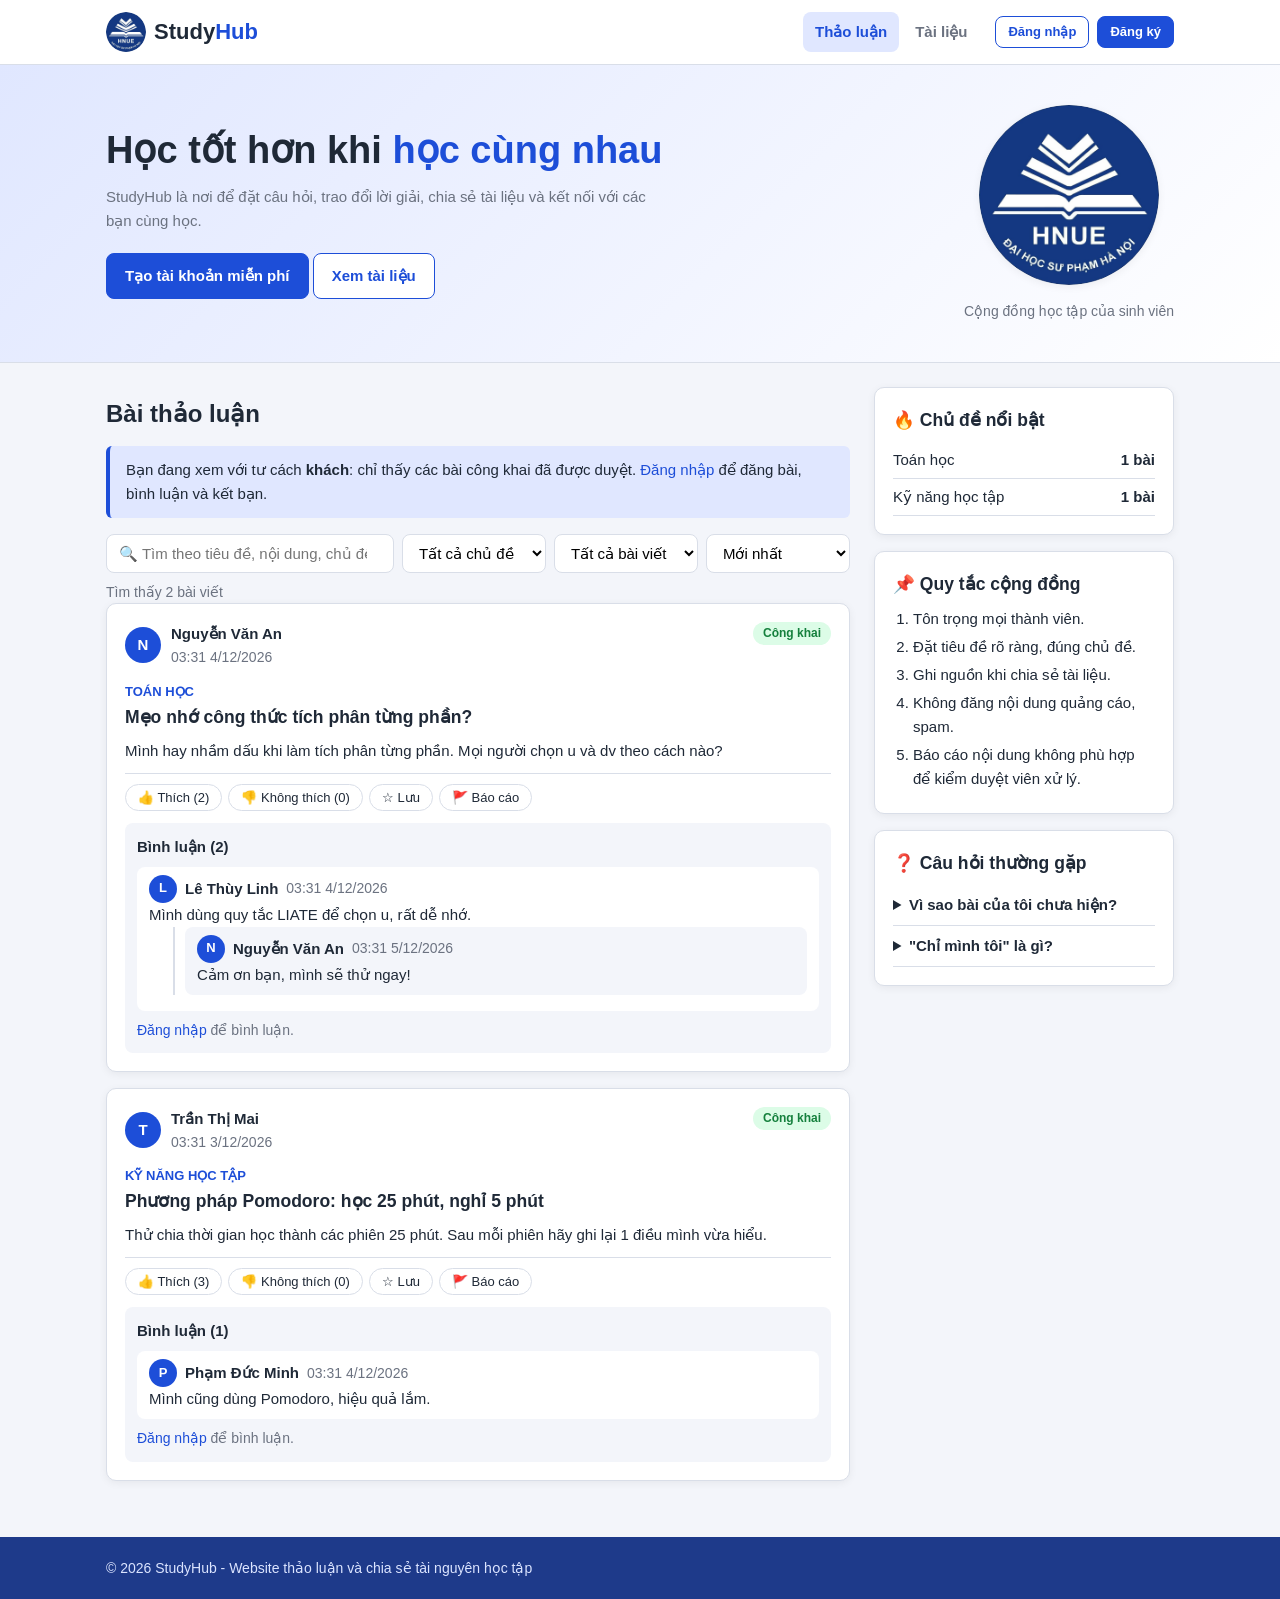
<file: index.html>
<!DOCTYPE html>
<html lang="vi">

<head>
  <meta charset="UTF-8">
  <meta name="viewport" content="width=device-width, initial-scale=1.0">
  <title>StudyHub - Thảo luận</title>
  <link rel="icon" href="assets/hnue-logo.jpg">
  <link rel="stylesheet" href="styles.css">
</head>

<body>

  <!-- ===== THANH MENU ===== -->
  <header class="header">
    <div class="container header-inner">
      <a class="logo" href="index.html">
        <img src="assets/hnue-logo.jpg" alt="Logo HNUE">
        <span>Study<b>Hub</b></span>
      </a>

      <!-- Nút ☰ chỉ hiện trên điện thoại -->
      <button class="menu-button" onclick="toggleMenu()" aria-label="Mở menu">☰</button>

      <nav id="main-nav" class="nav">
        <ul>
          <li><a class="active" href="index.html">Thảo luận</a></li>
          <li><a href="documents.html">Tài liệu</a></li>
          <li class="member-only"><a href="friends.html">Bạn bè</a></li>
          <li class="member-only"><a href="profile.html">Cá nhân</a></li>
          <li id="mod-link"><a href="moderation.html">Kiểm duyệt</a></li>
        </ul>
        <!-- Khu vực tài khoản: JS sẽ điền nút Đăng nhập hoặc tên người dùng -->
        <div id="user-area" class="user-area"></div>
      </nav>
    </div>
  </header>

  <!-- ===== BANNER GIỚI THIỆU (chỉ hiện với khách) ===== -->
  <section id="hero" class="hero">
    <div class="container hero-inner">
      <div>
        <h1>Học tốt hơn khi <span class="highlight">học cùng nhau</span></h1>
        <p>StudyHub là nơi để đặt câu hỏi, trao đổi lời giải, chia sẻ tài liệu và kết nối với các bạn cùng học.</p>
        <a class="btn" href="register.html">Tạo tài khoản miễn phí</a>
        <a class="btn btn-outline" href="documents.html">Xem tài liệu</a>
      </div>
      <figure class="hero-figure">
        <img src="assets/hnue-logo.jpg" alt="Logo Trường Đại học Sư phạm Hà Nội">
        <figcaption>Cộng đồng học tập của sinh viên</figcaption>
      </figure>
    </div>
  </section>

  <!-- ===== NỘI DUNG CHÍNH ===== -->
  <main class="container layout">

    <!-- Cột trái: đăng bài + danh sách bài -->
    <section class="main-column">
      <h2 class="page-title">Bài thảo luận</h2>

      <!-- Thông báo cho khách -->
      <p id="guest-box" class="notice">
        Bạn đang xem với tư cách <b>khách</b>: chỉ thấy các bài công khai đã được duyệt.
        <a href="login.html">Đăng nhập</a> để đăng bài, bình luận và kết bạn.
      </p>

      <!-- Form đăng bài / sửa bài (chỉ hiện khi đã đăng nhập) -->
      <section id="composer" class="card form-card">
        <h3 id="form-title">Tạo bài thảo luận mới</h3>
        <p class="muted">Bài Công khai / Bạn bè cần được người kiểm duyệt duyệt trước khi hiển thị.</p>
        <p id="edit-note" class="mod-note" style="display: none;"></p>

        <form id="post-form">
          <div class="field">
            <label for="post-title">Tiêu đề *</label>
            <input id="post-title" maxlength="120" placeholder="Bạn muốn hỏi hoặc chia sẻ điều gì?">
          </div>

          <div class="field">
            <label for="post-content">Nội dung *</label>
            <textarea id="post-content" rows="4" placeholder="Viết chi tiết câu hỏi hoặc điều bạn muốn chia sẻ..."></textarea>
          </div>

          <div class="field-row">
            <div class="field">
              <label for="post-topic">Chủ đề *</label>
              <input id="post-topic" list="topic-list" maxlength="40" placeholder="Ví dụ: Lập trình">
              <datalist id="topic-list">
                <option value="Lập trình">
                <option value="Toán học">
                <option value="Ngoại ngữ">
                <option value="Kỹ năng học tập">
                <option value="Dự án">
              </datalist>
            </div>
            <div class="field">
              <label for="post-media">Link ảnh / video (không bắt buộc)</label>
              <input id="post-media" type="url" placeholder="https://...">
            </div>
          </div>

          <!-- Chọn phạm vi hiển thị bằng nút radio -->
          <fieldset class="field">
            <legend>Ai có thể xem bài này?</legend>
            <label class="radio"><input type="radio" name="post-scope" value="public" checked> Công khai</label>
            <label class="radio"><input type="radio" name="post-scope" value="friends"> Bạn bè</label>
            <label class="radio"><input type="radio" name="post-scope" value="onlyme"> Chỉ mình tôi</label>
          </fieldset>

          <div class="form-buttons">
            <button id="cancel-edit" class="btn btn-outline" type="button" onclick="cancelEdit()" style="display: none;">Hủy sửa</button>
            <button id="submit-post" class="btn" type="submit">Đăng bài</button>
          </div>
        </form>
      </section>

      <!-- Thanh tìm kiếm và bộ lọc -->
      <form class="filter-bar" onsubmit="event.preventDefault()">
        <input id="search-input" type="search" placeholder="🔍 Tìm theo tiêu đề, nội dung, chủ đề..." oninput="renderPage()">

        <select id="topic-filter" onchange="renderPage()">
          <option value="">Tất cả chủ đề</option>
        </select>

        <select id="type-filter" onchange="renderPage()">
          <option value="all">Tất cả bài viết</option>
          <option value="helpful">Hữu ích (nhiều lượt thích)</option>
          <option value="interested">Được quan tâm (có bình luận)</option>
          <option value="mine" class="need-login">Bài của tôi</option>
          <option value="friends" class="need-login">Bài của bạn bè</option>
          <option value="saved" class="need-login">Bài đã lưu</option>
        </select>

        <select id="sort-select" onchange="renderPage()">
          <option value="newest">Mới nhất</option>
          <option value="oldest">Cũ nhất</option>
          <option value="likes">Nhiều lượt thích</option>
          <option value="comments">Nhiều bình luận</option>
        </select>
      </form>

      <p id="result-count" class="muted"></p>

      <!-- Danh sách bài viết: JS sẽ điền vào đây -->
      <div id="post-list"></div>
    </section>

    <!-- Cột phải (sidebar) -->
    <aside class="sidebar">
      <section class="card">
        <h3>🔥 Chủ đề nổi bật</h3>
        <ul id="hot-topics" class="simple-list"></ul>
      </section>

      <section class="card">
        <h3>📌 Quy tắc cộng đồng</h3>
        <ol class="rules">
          <li>Tôn trọng mọi thành viên.</li>
          <li>Đặt tiêu đề rõ ràng, đúng chủ đề.</li>
          <li>Ghi nguồn khi chia sẻ tài liệu.</li>
          <li>Không đăng nội dung quảng cáo, spam.</li>
          <li>Báo cáo nội dung không phù hợp để kiểm duyệt viên xử lý.</li>
        </ol>
      </section>

      <section class="card">
        <h3>❓ Câu hỏi thường gặp</h3>
        <details>
          <summary>Vì sao bài của tôi chưa hiện?</summary>
          <p>Bài Công khai và Bạn bè phải được người kiểm duyệt duyệt trước khi người khác nhìn thấy.</p>
        </details>
        <details>
          <summary>"Chỉ mình tôi" là gì?</summary>
          <p>Bài chỉ bạn xem được, giống như ghi chú cá nhân, không cần duyệt.</p>
        </details>
      </section>
    </aside>
  </main>

  <!-- ===== CHÂN TRANG ===== -->
  <footer class="footer">
    <div class="container footer-inner">
      <p>© 2026 StudyHub - Website thảo luận và chia sẻ tài nguyên học tập</p>
    </div>
  </footer>

  <!-- Khung thông báo nhỏ -->
  <div id="toast" class="toast"></div>

  <!-- Thứ tự file JS quan trọng: data -> common -> cards -> file của trang -->
  <script src="js/data.js"></script>
  <script src="js/common.js"></script>
  <script src="js/cards.js"></script>
  <script src="js/discussion.js"></script>
</body>

</html>
</file>
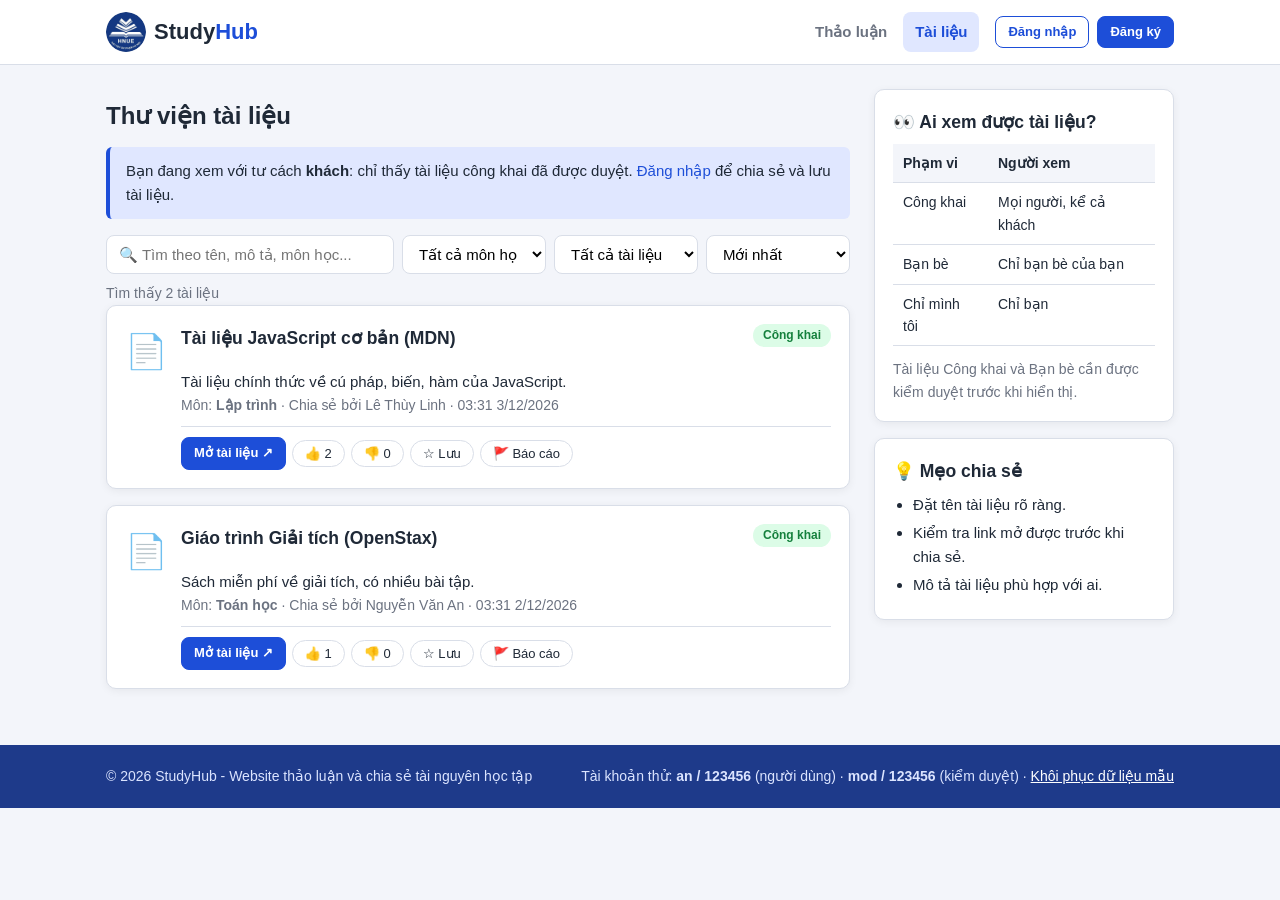
<file: documents.html>
<!DOCTYPE html>
<html lang="vi">

<head>
  <meta charset="UTF-8">
  <meta name="viewport" content="width=device-width, initial-scale=1.0">
  <title>StudyHub - Tài liệu</title>
  <link rel="icon" href="assets/hnue-logo.jpg">
  <link rel="stylesheet" href="styles.css">
</head>

<body>

  <!-- ===== THANH MENU ===== -->
  <header class="header">
    <div class="container header-inner">
      <a class="logo" href="index.html">
        <img src="assets/hnue-logo.jpg" alt="Logo HNUE">
        <span>Study<b>Hub</b></span>
      </a>
      <button class="menu-button" onclick="toggleMenu()" aria-label="Mở menu">☰</button>
      <nav id="main-nav" class="nav">
        <ul>
          <li><a href="index.html">Thảo luận</a></li>
          <li><a class="active" href="documents.html">Tài liệu</a></li>
          <li class="member-only"><a href="friends.html">Bạn bè</a></li>
          <li class="member-only"><a href="profile.html">Cá nhân</a></li>
          <li id="mod-link"><a href="moderation.html">Kiểm duyệt</a></li>
        </ul>
        <div id="user-area" class="user-area"></div>
      </nav>
    </div>
  </header>

  <!-- ===== NỘI DUNG CHÍNH ===== -->
  <main class="container layout">

    <section class="main-column">
      <h2 class="page-title">Thư viện tài liệu</h2>

      <p id="guest-box" class="notice">
        Bạn đang xem với tư cách <b>khách</b>: chỉ thấy tài liệu công khai đã được duyệt.
        <a href="login.html">Đăng nhập</a> để chia sẻ và lưu tài liệu.
      </p>

      <!-- Form chia sẻ / sửa tài liệu -->
      <section id="composer" class="card form-card">
        <h3 id="form-title">Chia sẻ tài liệu mới</h3>
        <p id="edit-note" class="mod-note" style="display: none;"></p>

        <form id="doc-form">
          <div class="field-row">
            <div class="field">
              <label for="doc-name">Tên tài liệu *</label>
              <input id="doc-name" maxlength="100" placeholder="Ví dụ: Giáo trình HTML cơ bản">
            </div>
            <div class="field">
              <label for="doc-subject">Môn học *</label>
              <input id="doc-subject" list="subject-list" maxlength="40" placeholder="Ví dụ: Lập trình">
              <datalist id="subject-list">
                <option value="Lập trình">
                <option value="Toán học">
                <option value="Ngoại ngữ">
                <option value="Sinh học">
              </datalist>
            </div>
          </div>

          <div class="field">
            <label for="doc-link">Đường link tài liệu *</label>
            <input id="doc-link" type="url" placeholder="https://drive.google.com/...">
          </div>

          <div class="field">
            <label for="doc-description">Mô tả ngắn *</label>
            <textarea id="doc-description" rows="3" placeholder="Tài liệu này nói về gì, hữu ích cho ai?"></textarea>
          </div>

          <fieldset class="field">
            <legend>Phạm vi chia sẻ</legend>
            <label class="radio"><input type="radio" name="doc-scope" value="public" checked> Công khai</label>
            <label class="radio"><input type="radio" name="doc-scope" value="friends"> Bạn bè</label>
            <label class="radio"><input type="radio" name="doc-scope" value="onlyme"> Chỉ mình tôi</label>
          </fieldset>

          <div class="form-buttons">
            <button id="cancel-edit" class="btn btn-outline" type="button" onclick="cancelEdit()" style="display: none;">Hủy sửa</button>
            <button id="submit-doc" class="btn" type="submit">Chia sẻ</button>
          </div>
        </form>
      </section>

      <!-- Tìm kiếm, lọc, sắp xếp -->
      <form class="filter-bar" onsubmit="event.preventDefault()">
        <input id="search-input" type="search" placeholder="🔍 Tìm theo tên, mô tả, môn học..." oninput="renderPage()">

        <select id="subject-filter" onchange="renderPage()">
          <option value="">Tất cả môn học</option>
        </select>

        <select id="type-filter" onchange="renderPage()">
          <option value="all">Tất cả tài liệu</option>
          <option value="helpful">Hữu ích (nhiều lượt thích)</option>
          <option value="mine" class="need-login">Tài liệu của tôi</option>
          <option value="friends" class="need-login">Của bạn bè</option>
          <option value="saved" class="need-login">Đã lưu</option>
        </select>

        <select id="sort-select" onchange="renderPage()">
          <option value="newest">Mới nhất</option>
          <option value="oldest">Cũ nhất</option>
          <option value="likes">Nhiều lượt thích</option>
          <option value="name">Tên A → Z</option>
        </select>
      </form>

      <p id="result-count" class="muted"></p>
      <div id="doc-list"></div>
    </section>

    <aside class="sidebar">
      <section class="card">
        <h3>👀 Ai xem được tài liệu?</h3>
        <div class="table-wrap">
          <table>
            <thead>
              <tr>
                <th>Phạm vi</th>
                <th>Người xem</th>
              </tr>
            </thead>
            <tbody>
              <tr>
                <td>Công khai</td>
                <td>Mọi người, kể cả khách</td>
              </tr>
              <tr>
                <td>Bạn bè</td>
                <td>Chỉ bạn bè của bạn</td>
              </tr>
              <tr>
                <td>Chỉ mình tôi</td>
                <td>Chỉ bạn</td>
              </tr>
            </tbody>
          </table>
        </div>
        <p class="muted">Tài liệu Công khai và Bạn bè cần được kiểm duyệt trước khi hiển thị.</p>
      </section>

      <section class="card">
        <h3>💡 Mẹo chia sẻ</h3>
        <ul class="rules">
          <li>Đặt tên tài liệu rõ ràng.</li>
          <li>Kiểm tra link mở được trước khi chia sẻ.</li>
          <li>Mô tả tài liệu phù hợp với ai.</li>
        </ul>
      </section>
    </aside>
  </main>

  <!-- ===== CHÂN TRANG ===== -->
  <footer class="footer">
    <div class="container footer-inner">
      <p>© 2026 StudyHub - Website thảo luận và chia sẻ tài nguyên học tập</p>
      <p>Tài khoản thử: <b>an / 123456</b> (người dùng) · <b>mod / 123456</b> (kiểm duyệt)
        · <button class="link-button" onclick="resetData()">Khôi phục dữ liệu mẫu</button></p>
    </div>
  </footer>

  <div id="toast" class="toast"></div>

  <script src="js/data.js"></script>
  <script src="js/common.js"></script>
  <script src="js/cards.js"></script>
  <script src="js/documents.js"></script>
</body>

</html>
</file>
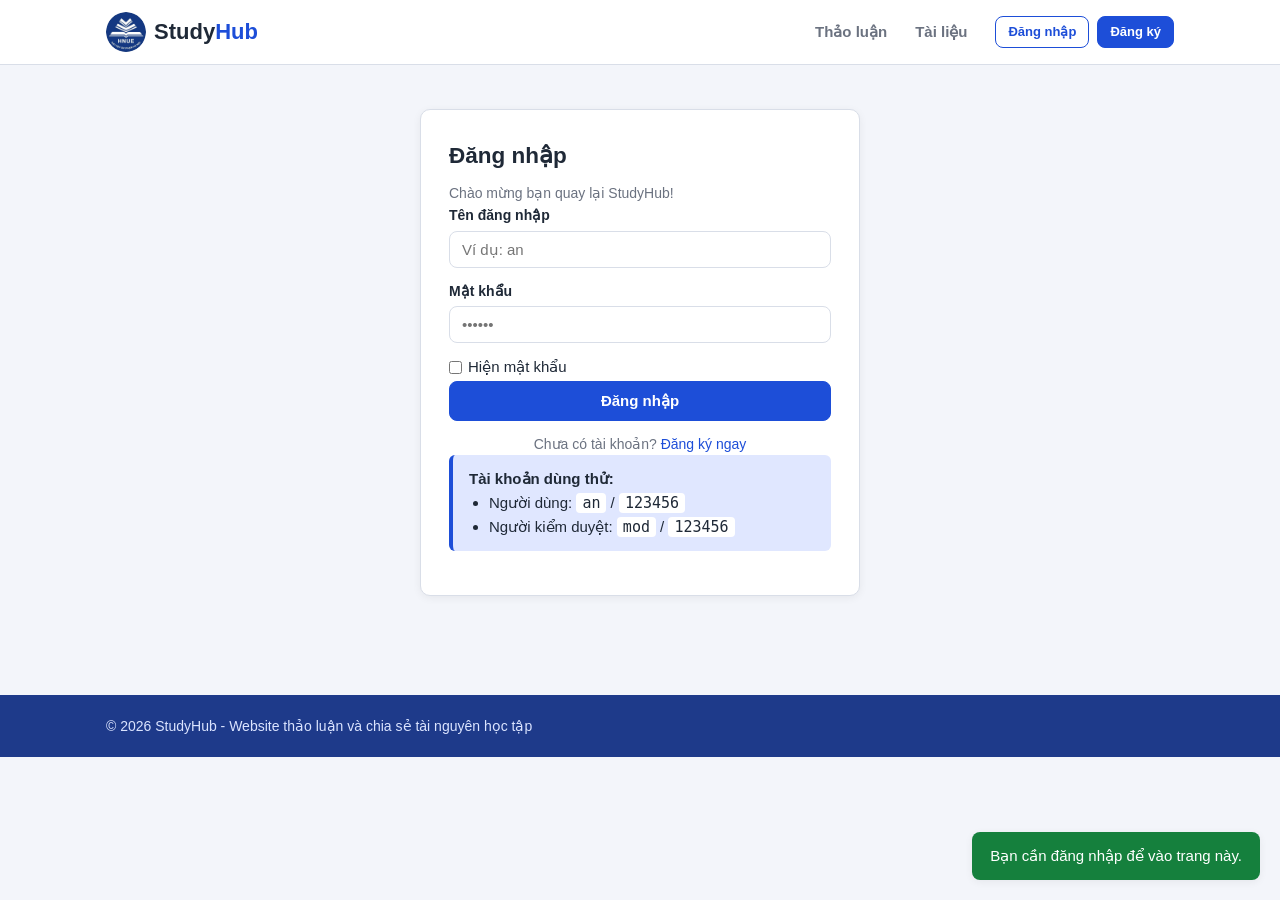
<file: friends.html>
<!DOCTYPE html>
<html lang="vi">

<head>
  <meta charset="UTF-8">
  <meta name="viewport" content="width=device-width, initial-scale=1.0">
  <title>StudyHub - Bạn bè</title>
  <link rel="icon" href="assets/hnue-logo.jpg">
  <link rel="stylesheet" href="styles.css">
</head>

<body>

  <!-- ===== THANH MENU ===== -->
  <header class="header">
    <div class="container header-inner">
      <a class="logo" href="index.html">
        <img src="assets/hnue-logo.jpg" alt="Logo HNUE">
        <span>Study<b>Hub</b></span>
      </a>
      <button class="menu-button" onclick="toggleMenu()" aria-label="Mở menu">☰</button>
      <nav id="main-nav" class="nav">
        <ul>
          <li><a href="index.html">Thảo luận</a></li>
          <li><a href="documents.html">Tài liệu</a></li>
          <li class="member-only"><a class="active" href="friends.html">Bạn bè</a></li>
          <li class="member-only"><a href="profile.html">Cá nhân</a></li>
          <li id="mod-link"><a href="moderation.html">Kiểm duyệt</a></li>
        </ul>
        <div id="user-area" class="user-area"></div>
      </nav>
    </div>
  </header>

  <!-- ===== NỘI DUNG CHÍNH ===== -->
  <main class="container">
    <h2 class="page-title">Kết nối bạn bè</h2>
    <p class="muted">Khi đã là bạn bè, hai bạn xem được các bài thảo luận và tài liệu có phạm vi "Bạn bè" của nhau.</p>

    <div class="grid-2">
      <!-- Lời mời kết bạn gửi đến mình -->
      <section class="card">
        <h3>📩 Lời mời kết bạn <span id="incoming-count" class="badge">0</span></h3>
        <div id="incoming-list"></div>
      </section>

      <!-- Lời mời mình đã gửi đi -->
      <section class="card">
        <h3>📤 Lời mời đã gửi <span id="outgoing-count" class="badge">0</span></h3>
        <div id="outgoing-list"></div>
      </section>

      <!-- Danh sách bạn bè -->
      <section class="card">
        <h3>🤝 Bạn bè của tôi <span id="friend-count" class="badge">0</span></h3>
        <div id="friend-list"></div>
      </section>

      <!-- Tìm thêm bạn mới -->
      <section class="card">
        <h3>🔍 Tìm bạn mới</h3>
        <form class="filter-bar" onsubmit="event.preventDefault()">
          <input id="search-people" type="search" placeholder="Tìm theo tên hoặc tên đăng nhập..." oninput="renderPage()">
        </form>
        <div id="people-list"></div>
      </section>
    </div>
  </main>

  <!-- ===== CHÂN TRANG ===== -->
  <footer class="footer">
    <div class="container footer-inner">
      <p>© 2026 StudyHub - Website thảo luận và chia sẻ tài nguyên học tập</p>
      <p>Tài khoản thử: <b>an / 123456</b> (người dùng) · <b>mod / 123456</b> (kiểm duyệt)
        · <button class="link-button" onclick="resetData()">Khôi phục dữ liệu mẫu</button></p>
    </div>
  </footer>

  <div id="toast" class="toast"></div>

  <script src="js/data.js"></script>
  <script src="js/common.js"></script>
  <script src="js/friends.js"></script>
</body>

</html>
</file>
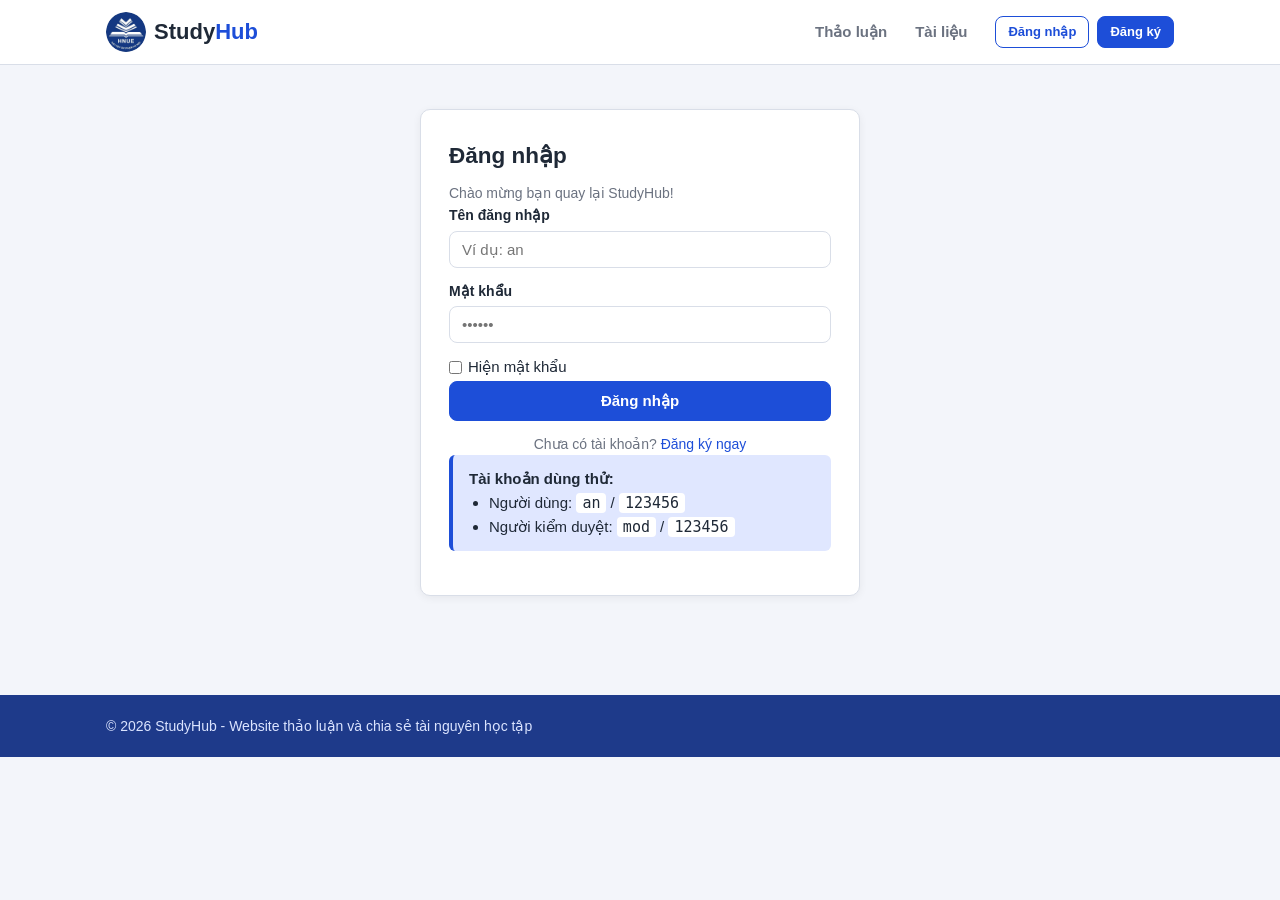
<file: login.html>
<!DOCTYPE html>
<html lang="vi">

<head>
  <meta charset="UTF-8">
  <meta name="viewport" content="width=device-width, initial-scale=1.0">
  <title>StudyHub - Đăng nhập</title>
  <link rel="icon" href="assets/hnue-logo.jpg">
  <link rel="stylesheet" href="styles.css">
</head>

<body>

  <!-- ===== THANH MENU ===== -->
  <header class="header">
    <div class="container header-inner">
      <a class="logo" href="index.html">
        <img src="assets/hnue-logo.jpg" alt="Logo HNUE">
        <span>Study<b>Hub</b></span>
      </a>
      <button class="menu-button" onclick="toggleMenu()" aria-label="Mở menu">☰</button>
      <nav id="main-nav" class="nav">
        <ul>
          <li><a href="index.html">Thảo luận</a></li>
          <li><a href="documents.html">Tài liệu</a></li>
          <li class="member-only"><a href="friends.html">Bạn bè</a></li>
          <li class="member-only"><a href="profile.html">Cá nhân</a></li>
          <li id="mod-link"><a href="moderation.html">Kiểm duyệt</a></li>
        </ul>
        <div id="user-area" class="user-area"></div>
      </nav>
    </div>
  </header>

  <!-- ===== FORM ĐĂNG NHẬP ===== -->
  <main class="container">
    <section class="card auth-box">
      <h2>Đăng nhập</h2>
      <p class="muted">Chào mừng bạn quay lại StudyHub!</p>

      <form id="login-form">
        <div class="field">
          <label for="login-username">Tên đăng nhập</label>
          <input id="login-username" autocomplete="username" placeholder="Ví dụ: an">
        </div>
        <div class="field">
          <label for="login-password">Mật khẩu</label>
          <input id="login-password" type="password" autocomplete="current-password" placeholder="••••••">
        </div>
        <label class="radio">
          <input id="show-password" type="checkbox" onchange="toggleShowPassword()"> Hiện mật khẩu
        </label>

        <!-- Chỗ hiện lỗi -->
        <p id="error-message" class="text-danger"></p>

        <button class="btn btn-full" type="submit">Đăng nhập</button>
      </form>

      <p class="muted center">Chưa có tài khoản? <a href="register.html">Đăng ký ngay</a></p>

      <div class="notice">
        <b>Tài khoản dùng thử:</b>
        <ul>
          <li>Người dùng: <code>an</code> / <code>123456</code></li>
          <li>Người kiểm duyệt: <code>mod</code> / <code>123456</code></li>
        </ul>
      </div>
    </section>
  </main>

  <!-- ===== CHÂN TRANG ===== -->
  <footer class="footer">
    <div class="container footer-inner">
      <p>© 2026 StudyHub - Website thảo luận và chia sẻ tài nguyên học tập</p>
    </div>
  </footer>

  <div id="toast" class="toast"></div>

  <script src="js/data.js"></script>
  <script src="js/common.js"></script>
  <script src="js/auth.js"></script>
</body>

</html>
</file>
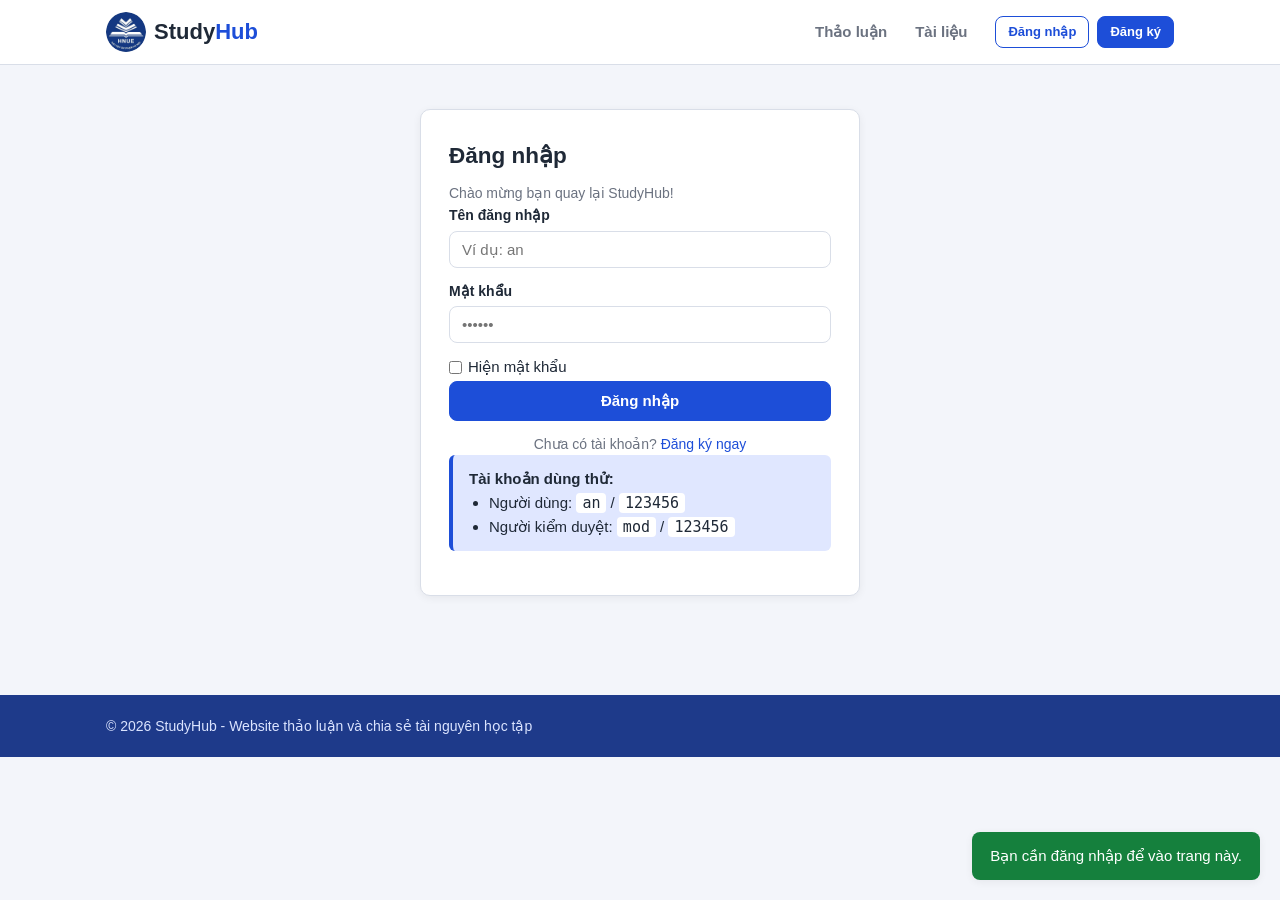
<file: moderation.html>
<!DOCTYPE html>
<html lang="vi">

<head>
  <meta charset="UTF-8">
  <meta name="viewport" content="width=device-width, initial-scale=1.0">
  <title>StudyHub - Kiểm duyệt</title>
  <link rel="icon" href="assets/hnue-logo.jpg">
  <link rel="stylesheet" href="styles.css">
</head>

<body>

  <!-- ===== THANH MENU ===== -->
  <header class="header">
    <div class="container header-inner">
      <a class="logo" href="index.html">
        <img src="assets/hnue-logo.jpg" alt="Logo HNUE">
        <span>Study<b>Hub</b></span>
      </a>
      <button class="menu-button" onclick="toggleMenu()" aria-label="Mở menu">☰</button>
      <nav id="main-nav" class="nav">
        <ul>
          <li><a href="index.html">Thảo luận</a></li>
          <li><a href="documents.html">Tài liệu</a></li>
          <li class="member-only"><a href="friends.html">Bạn bè</a></li>
          <li class="member-only"><a href="profile.html">Cá nhân</a></li>
          <li id="mod-link"><a class="active" href="moderation.html">Kiểm duyệt</a></li>
        </ul>
        <div id="user-area" class="user-area"></div>
      </nav>
    </div>
  </header>

  <!-- ===== NỘI DUNG CHÍNH ===== -->
  <main class="container">
    <h2 class="page-title">Khu vực kiểm duyệt</h2>

    <!-- Các nút chuyển tab -->
    <div class="tabs">
      <button id="tab-queue" class="tab active" onclick="showTab('queue')">Hàng chờ duyệt <span id="queue-count" class="badge">0</span></button>
      <button id="tab-reports" class="tab" onclick="showTab('reports')">Báo cáo <span id="report-count" class="badge">0</span></button>
      <button id="tab-stats" class="tab" onclick="showTab('stats')">Thống kê</button>
    </div>

    <!-- TAB 1: HÀNG CHỜ DUYỆT -->
    <section id="panel-queue" class="tab-panel">
      <p class="muted">
        Mức ưu tiên: <span class="badge badge-high">Cao</span> có người báo cáo ·
        <span class="badge badge-medium">Trung bình</span> chờ từ 2 ngày trở lên ·
        <span class="badge badge-low">Thấp</span> nội dung mới gửi.
      </p>
      <div id="queue-list"></div>

      <h3>Đang chờ tác giả chỉnh sửa</h3>
      <div class="table-wrap">
        <table>
          <thead>
            <tr>
              <th>Loại</th>
              <th>Tiêu đề</th>
              <th>Tác giả</th>
              <th>Ghi chú đã gửi</th>
            </tr>
          </thead>
          <tbody id="needs-edit-table"></tbody>
        </table>
      </div>
    </section>

    <!-- TAB 2: BÁO CÁO -->
    <section id="panel-reports" class="tab-panel" style="display: none;">
      <div id="report-list"></div>

      <h3>Lịch sử xử lý báo cáo</h3>
      <div class="table-wrap">
        <table>
          <thead>
            <tr>
              <th>Thời gian</th>
              <th>Người báo cáo</th>
              <th>Lý do</th>
              <th>Kết quả xử lý</th>
            </tr>
          </thead>
          <tbody id="report-history"></tbody>
        </table>
      </div>
    </section>

    <!-- TAB 3: THỐNG KÊ -->
    <section id="panel-stats" class="tab-panel" style="display: none;">
      <section class="stats-grid">
        <div class="stat"><b id="stat-users">0</b><span>Thành viên</span></div>
        <div class="stat"><b id="stat-posts">0</b><span>Bài thảo luận</span></div>
        <div class="stat"><b id="stat-docs">0</b><span>Tài liệu</span></div>
        <div class="stat"><b id="stat-comments">0</b><span>Bình luận</span></div>
        <div class="stat"><b id="stat-pending">0</b><span>Đang chờ duyệt</span></div>
        <div class="stat"><b id="stat-reports">0</b><span>Báo cáo chưa xử lý</span></div>
      </section>

      <div class="grid-2">
        <section class="card">
          <h3>📊 Chủ đề được quan tâm</h3>
          <div class="table-wrap">
            <table>
              <thead>
                <tr>
                  <th>#</th>
                  <th>Chủ đề / Môn học</th>
                  <th>Số nội dung</th>
                  <th>Bình luận</th>
                  <th>Lượt thích</th>
                </tr>
              </thead>
              <tbody id="topic-table"></tbody>
            </table>
          </div>
        </section>

        <section class="card">
          <h3>⭐ Top 5 nội dung hữu ích</h3>
          <div class="table-wrap">
            <table>
              <thead>
                <tr>
                  <th>#</th>
                  <th>Nội dung</th>
                  <th>Loại</th>
                  <th>Điểm (thích - không thích)</th>
                </tr>
              </thead>
              <tbody id="helpful-table"></tbody>
            </table>
          </div>
        </section>

        <section class="card">
          <h3>💬 Top 5 bài thảo luận sôi nổi</h3>
          <div class="table-wrap">
            <table>
              <thead>
                <tr>
                  <th>#</th>
                  <th>Bài viết</th>
                  <th>Bình luận</th>
                </tr>
              </thead>
              <tbody id="discussed-table"></tbody>
            </table>
          </div>
        </section>
      </div>
    </section>
  </main>

  <!-- ===== CHÂN TRANG ===== -->
  <footer class="footer">
    <div class="container footer-inner">
      <p>© 2026 StudyHub - Website thảo luận và chia sẻ tài nguyên học tập</p>
      <p><button class="link-button" onclick="resetData()">Khôi phục dữ liệu mẫu</button></p>
    </div>
  </footer>

  <div id="toast" class="toast"></div>

  <script src="js/data.js"></script>
  <script src="js/common.js"></script>
  <script src="js/cards.js"></script>
  <script src="js/moderation.js"></script>
</body>

</html>
</file>
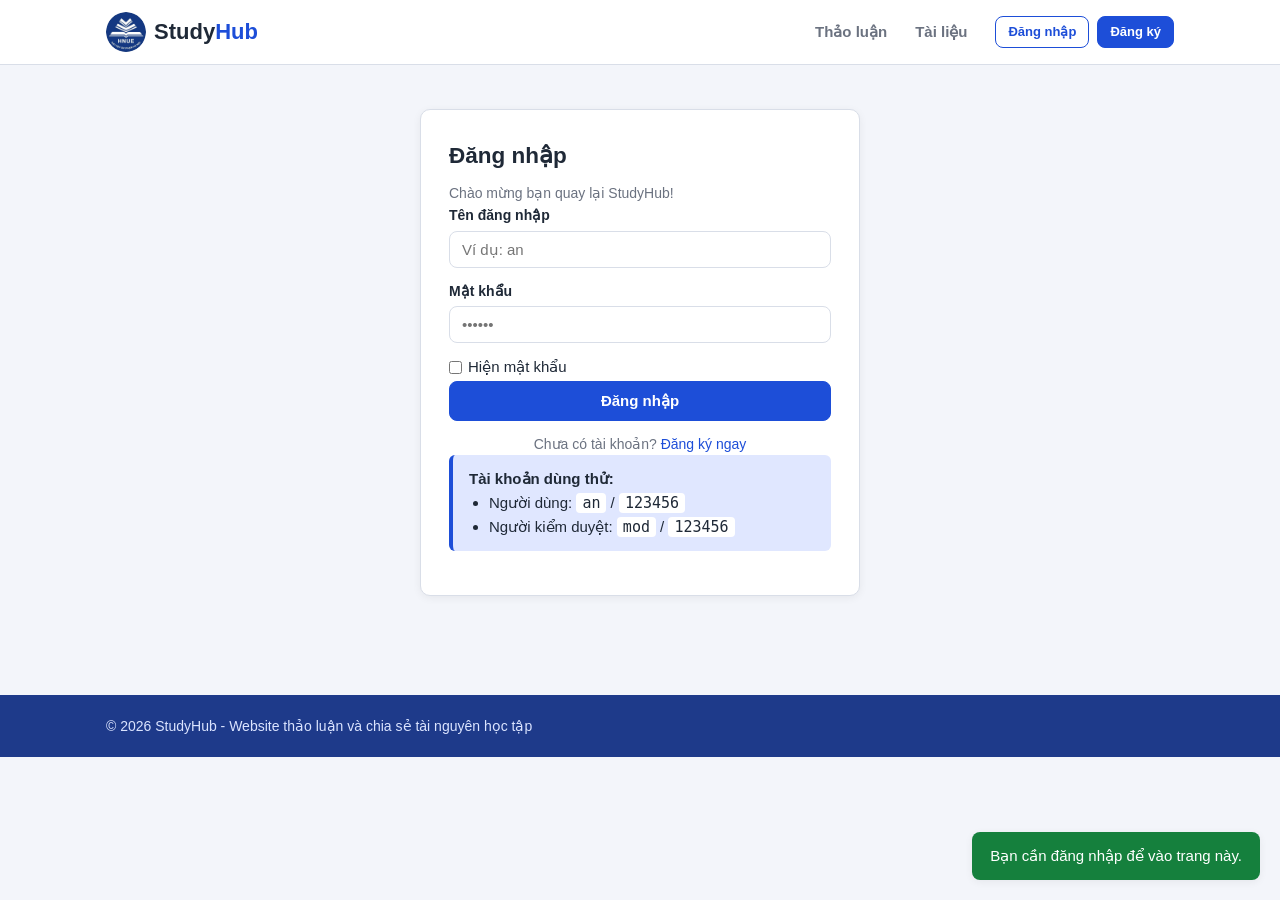
<file: profile.html>
<!DOCTYPE html>
<html lang="vi">

<head>
  <meta charset="UTF-8">
  <meta name="viewport" content="width=device-width, initial-scale=1.0">
  <title>StudyHub - Trang cá nhân</title>
  <link rel="icon" href="assets/hnue-logo.jpg">
  <link rel="stylesheet" href="styles.css">
</head>

<body>

  <!-- ===== THANH MENU ===== -->
  <header class="header">
    <div class="container header-inner">
      <a class="logo" href="index.html">
        <img src="assets/hnue-logo.jpg" alt="Logo HNUE">
        <span>Study<b>Hub</b></span>
      </a>
      <button class="menu-button" onclick="toggleMenu()" aria-label="Mở menu">☰</button>
      <nav id="main-nav" class="nav">
        <ul>
          <li><a href="index.html">Thảo luận</a></li>
          <li><a href="documents.html">Tài liệu</a></li>
          <li class="member-only"><a href="friends.html">Bạn bè</a></li>
          <li class="member-only"><a class="active" href="profile.html">Cá nhân</a></li>
          <li id="mod-link"><a href="moderation.html">Kiểm duyệt</a></li>
        </ul>
        <div id="user-area" class="user-area"></div>
      </nav>
    </div>
  </header>

  <!-- ===== NỘI DUNG CHÍNH ===== -->
  <main class="container">

    <!-- 1. Thông tin cá nhân -->
    <section class="card profile-card">
      <div id="profile-avatar" class="avatar avatar-big"></div>
      <div>
        <h2 id="profile-name"></h2>
        <!-- Danh sách mô tả (dl) gồm các cặp tên - giá trị -->
        <dl class="info-list">
          <dt>Tên đăng nhập</dt>
          <dd id="info-username"></dd>
          <dt>Email</dt>
          <dd id="info-email"></dd>
          <dt>Vai trò</dt>
          <dd id="info-role"></dd>
          <dt>Ngày tham gia</dt>
          <dd id="info-joined"></dd>
          <dt>Giới thiệu</dt>
          <dd id="info-bio"></dd>
        </dl>
      </div>
    </section>

    <!-- 2. Thống kê -->
    <h2 class="page-title">Thống kê hoạt động</h2>
    <section class="stats-grid">
      <div class="stat"><b id="stat-posts">0</b><span>Bài thảo luận</span></div>
      <div class="stat"><b id="stat-docs">0</b><span>Tài liệu đã chia sẻ</span></div>
      <div class="stat"><b id="stat-saved">0</b><span>Nội dung đã lưu</span></div>
      <div class="stat"><b id="stat-friends">0</b><span>Bạn bè</span></div>
      <div class="stat"><b id="stat-likes">0</b><span>Lượt thích nhận được</span></div>
      <div class="stat"><b id="stat-comments">0</b><span>Bình luận đã viết</span></div>
    </section>

    <!-- 3. Bảng bài thảo luận của tôi -->
    <section class="card">
      <h3>📝 Bài thảo luận của tôi</h3>
      <div class="table-wrap">
        <table>
          <thead>
            <tr>
              <th>Tiêu đề</th>
              <th>Phạm vi</th>
              <th>Trạng thái</th>
              <th>Thích</th>
              <th>Bình luận</th>
              <th>Ngày đăng</th>
              <th>Thao tác</th>
            </tr>
          </thead>
          <tbody id="my-posts-table"></tbody>
        </table>
      </div>
    </section>

    <!-- 4. Bảng tài liệu của tôi -->
    <section class="card">
      <h3>📄 Tài liệu tôi đã chia sẻ</h3>
      <div class="table-wrap">
        <table>
          <thead>
            <tr>
              <th>Tên tài liệu</th>
              <th>Môn học</th>
              <th>Phạm vi</th>
              <th>Trạng thái</th>
              <th>Thích</th>
              <th>Ngày chia sẻ</th>
              <th>Thao tác</th>
            </tr>
          </thead>
          <tbody id="my-docs-table"></tbody>
        </table>
      </div>
    </section>

    <!-- 5. Chỉnh sửa thông tin + đổi mật khẩu -->
    <div class="grid-2">
      <section class="card form-card">
        <h3>✏️ Chỉnh sửa thông tin</h3>
        <form id="info-form">
          <div class="field">
            <label for="edit-fullname">Họ và tên *</label>
            <input id="edit-fullname" maxlength="50">
          </div>
          <div class="field">
            <label for="edit-email">Email *</label>
            <input id="edit-email" type="email">
          </div>
          <div class="field">
            <label for="edit-bio">Giới thiệu bản thân</label>
            <textarea id="edit-bio" rows="3" maxlength="200"></textarea>
          </div>
          <button class="btn" type="submit">Lưu thông tin</button>
        </form>
      </section>

      <section class="card form-card">
        <h3>🔒 Đổi mật khẩu</h3>
        <form id="password-form">
          <div class="field">
            <label for="old-password">Mật khẩu hiện tại</label>
            <input id="old-password" type="password">
          </div>
          <div class="field">
            <label for="new-password">Mật khẩu mới (ít nhất 6 ký tự)</label>
            <input id="new-password" type="password">
          </div>
          <div class="field">
            <label for="confirm-password">Nhập lại mật khẩu mới</label>
            <input id="confirm-password" type="password">
          </div>
          <button class="btn" type="submit">Đổi mật khẩu</button>
        </form>
      </section>
    </div>

    <!-- 6. Nội dung đã lưu -->
    <h2 class="page-title">Nội dung đã lưu</h2>
    <h3>Bài viết đã lưu</h3>
    <div id="saved-posts"></div>
    <h3>Tài liệu đã lưu</h3>
    <div id="saved-docs"></div>
  </main>

  <!-- ===== CHÂN TRANG ===== -->
  <footer class="footer">
    <div class="container footer-inner">
      <p>© 2026 StudyHub - Website thảo luận và chia sẻ tài nguyên học tập</p>
      <p>Tài khoản thử: <b>an / 123456</b> (người dùng) · <b>mod / 123456</b> (kiểm duyệt)
        · <button class="link-button" onclick="resetData()">Khôi phục dữ liệu mẫu</button></p>
    </div>
  </footer>

  <div id="toast" class="toast"></div>

  <script src="js/data.js"></script>
  <script src="js/common.js"></script>
  <script src="js/cards.js"></script>
  <script src="js/profile.js"></script>
</body>

</html>
</file>
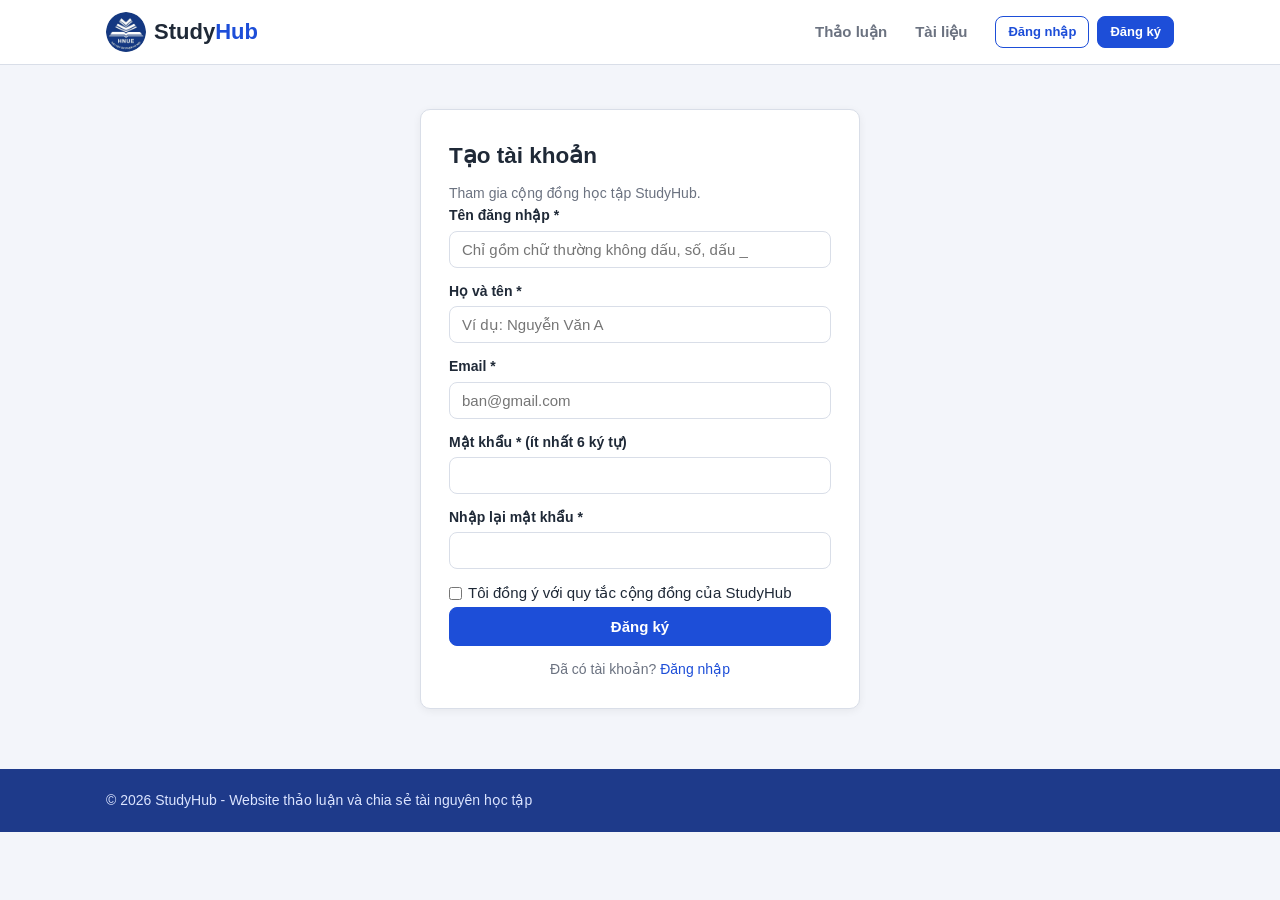
<file: register.html>
<!DOCTYPE html>
<html lang="vi">

<head>
  <meta charset="UTF-8">
  <meta name="viewport" content="width=device-width, initial-scale=1.0">
  <title>StudyHub - Đăng ký</title>
  <link rel="icon" href="assets/hnue-logo.jpg">
  <link rel="stylesheet" href="styles.css">
</head>

<body>

  <!-- ===== THANH MENU ===== -->
  <header class="header">
    <div class="container header-inner">
      <a class="logo" href="index.html">
        <img src="assets/hnue-logo.jpg" alt="Logo HNUE">
        <span>Study<b>Hub</b></span>
      </a>
      <button class="menu-button" onclick="toggleMenu()" aria-label="Mở menu">☰</button>
      <nav id="main-nav" class="nav">
        <ul>
          <li><a href="index.html">Thảo luận</a></li>
          <li><a href="documents.html">Tài liệu</a></li>
          <li class="member-only"><a href="friends.html">Bạn bè</a></li>
          <li class="member-only"><a href="profile.html">Cá nhân</a></li>
          <li id="mod-link"><a href="moderation.html">Kiểm duyệt</a></li>
        </ul>
        <div id="user-area" class="user-area"></div>
      </nav>
    </div>
  </header>

  <!-- ===== FORM ĐĂNG KÝ ===== -->
  <main class="container">
    <section class="card auth-box">
      <h2>Tạo tài khoản</h2>
      <p class="muted">Tham gia cộng đồng học tập StudyHub.</p>

      <form id="register-form">
        <div class="field">
          <label for="reg-username">Tên đăng nhập *</label>
          <input id="reg-username" maxlength="20" placeholder="Chỉ gồm chữ thường không dấu, số, dấu _">
        </div>
        <div class="field">
          <label for="reg-fullname">Họ và tên *</label>
          <input id="reg-fullname" maxlength="50" placeholder="Ví dụ: Nguyễn Văn A">
        </div>
        <div class="field">
          <label for="reg-email">Email *</label>
          <input id="reg-email" type="email" placeholder="ban@gmail.com">
        </div>
        <div class="field">
          <label for="reg-password">Mật khẩu * (ít nhất 6 ký tự)</label>
          <input id="reg-password" type="password" autocomplete="new-password">
        </div>
        <div class="field">
          <label for="reg-confirm">Nhập lại mật khẩu *</label>
          <input id="reg-confirm" type="password" autocomplete="new-password">
        </div>
        <label class="radio">
          <input id="agree" type="checkbox"> Tôi đồng ý với quy tắc cộng đồng của StudyHub
        </label>

        <p id="error-message" class="text-danger"></p>

        <button class="btn btn-full" type="submit">Đăng ký</button>
      </form>

      <p class="muted center">Đã có tài khoản? <a href="login.html">Đăng nhập</a></p>
    </section>
  </main>

  <!-- ===== CHÂN TRANG ===== -->
  <footer class="footer">
    <div class="container footer-inner">
      <p>© 2026 StudyHub - Website thảo luận và chia sẻ tài nguyên học tập</p>
    </div>
  </footer>

  <div id="toast" class="toast"></div>

  <script src="js/data.js"></script>
  <script src="js/common.js"></script>
  <script src="js/auth.js"></script>
</body>

</html>
</file>
<file: styles.css>
/* =============================================================
   FILE styles.css - GIAO DIỆN CHUNG CHO TẤT CẢ CÁC TRANG
   -------------------------------------------------------------
   1. Biến màu       2. Thiết lập chung   3. Nút bấm
   4. Thanh menu     5. Banner            6. Bố cục 2 cột
   7. Thẻ (card)     8. Form              9. Bài viết, bình luận
   10. Tài liệu      11. Bạn bè, cá nhân  12. Bảng, thống kê, tab
   13. Chân trang, thông báo              14. Responsive
   ============================================================= */

/* ---------- 1. BIẾN MÀU (dùng lại ở nhiều chỗ) ---------- */
:root {
  --primary: #1d4ed8;        /* xanh dương chủ đạo */
  --primary-dark: #1e3a8a;
  --primary-light: #e0e7ff;
  --bg: #f3f5fa;             /* nền trang */
  --white: #ffffff;
  --text: #1f2937;           /* chữ chính */
  --muted: #6b7280;          /* chữ phụ */
  --border: #d9dee8;
  --danger: #dc2626;
  --danger-light: #fee2e2;
  --success: #15803d;
  --success-light: #dcfce7;
  --warning: #b45309;
  --warning-light: #fef3c7;
  --radius: 10px;
  --shadow: 0 2px 8px rgba(0, 0, 0, 0.06);
}

/* ---------- 2. THIẾT LẬP CHUNG ---------- */
* {
  box-sizing: border-box;
  margin: 0;
  padding: 0;
}

body {
  font-family: "Segoe UI", Arial, sans-serif;
  font-size: 15px;
  line-height: 1.6;
  color: var(--text);
  background: var(--bg);
}

a {
  color: var(--primary);
  text-decoration: none;
}

a:hover {
  text-decoration: underline;
}

h2,
h3,
h4 {
  margin-bottom: 8px;
}

ul,
ol {
  padding-left: 20px;
}

/* Khung giữa trang, rộng tối đa 1100px */
.container {
  width: 100%;
  max-width: 1100px;
  margin: 0 auto;
  padding: 0 16px;
}

main.container {
  padding-top: 24px;
  padding-bottom: 40px;
  min-height: 70vh;
}

.page-title {
  font-size: 24px;
  margin: 8px 0 12px;
}

.muted {
  color: var(--muted);
  font-size: 14px;
}

.text-danger {
  color: var(--danger);
}

.center {
  text-align: center;
  margin-top: 12px;
}

.empty {
  text-align: center;
  color: var(--muted);
  padding: 30px;
  background: var(--white);
  border: 1px dashed var(--border);
  border-radius: var(--radius);
}

.notice {
  background: var(--primary-light);
  border-left: 4px solid var(--primary);
  padding: 12px 16px;
  border-radius: 6px;
  margin-bottom: 16px;
}

code {
  background: var(--white);
  padding: 1px 6px;
  border-radius: 4px;
}

/* ---------- 3. NÚT BẤM ---------- */
.btn {
  display: inline-block;
  padding: 10px 18px;
  border: 1px solid var(--primary);
  border-radius: 8px;
  background: var(--primary);
  color: var(--white);
  font-size: 15px;
  font-weight: 600;
  cursor: pointer;
}

.btn:hover {
  background: var(--primary-dark);
  text-decoration: none;
}

.btn-outline {
  background: var(--white);
  color: var(--primary);
}

.btn-outline:hover {
  background: var(--primary-light);
}

.btn-danger {
  background: var(--danger);
  border-color: var(--danger);
}

.btn-danger:hover {
  background: #991b1b;
}

.btn-small {
  padding: 5px 12px;
  font-size: 13px;
}

.btn-full {
  width: 100%;
}

/* Nút trông giống đường link */
.link-button {
  border: none;
  background: none;
  color: var(--primary);
  cursor: pointer;
  font-size: 14px;
}

.link-button:hover {
  text-decoration: underline;
}

/* ---------- 4. THANH MENU ---------- */
.header {
  background: var(--white);
  border-bottom: 1px solid var(--border);
  position: sticky;   /* dính trên đầu khi cuộn trang */
  top: 0;
  z-index: 10;
}

.header-inner {
  display: flex;
  align-items: center;
  justify-content: space-between;
  flex-wrap: wrap;
  gap: 12px;
  min-height: 64px;
}

.logo {
  display: flex;
  align-items: center;
  gap: 8px;
  font-size: 22px;
  font-weight: 700;
  color: var(--text);
}

.logo:hover {
  text-decoration: none;
}

.logo img {
  width: 40px;
  height: 40px;
  border-radius: 50%;
  object-fit: cover;
}

.logo b {
  color: var(--primary);
}

.nav {
  display: flex;
  align-items: center;
  gap: 16px;
}

.nav ul {
  display: flex;
  list-style: none;
  padding: 0;
  gap: 4px;
}

.nav ul a {
  display: block;
  padding: 8px 12px;
  border-radius: 8px;
  color: var(--muted);
  font-weight: 600;
}

.nav ul a:hover,
.nav ul a.active {
  background: var(--primary-light);
  color: var(--primary);
  text-decoration: none;
}

.user-area {
  display: flex;
  align-items: center;
  gap: 8px;
}

.user-name {
  font-weight: 600;
  font-size: 14px;
}

/* Nút ☰ chỉ hiện trên điện thoại (xem phần Responsive) */
.menu-button {
  display: none;
  font-size: 24px;
  background: none;
  border: 1px solid var(--border);
  border-radius: 8px;
  padding: 2px 12px;
  cursor: pointer;
}

/* Ảnh đại diện tròn có chữ cái đầu */
.avatar {
  display: inline-flex;
  align-items: center;
  justify-content: center;
  flex-shrink: 0;
  width: 36px;
  height: 36px;
  border-radius: 50%;
  background: var(--primary);
  color: var(--white);
  font-weight: 700;
}

.avatar-big {
  width: 90px;
  height: 90px;
  font-size: 40px;
}

/* ---------- 5. BANNER ---------- */
.hero {
  background: linear-gradient(135deg, var(--primary-light), var(--white));
  border-bottom: 1px solid var(--border);
  padding: 40px 0;
}

.hero-inner {
  display: flex;
  align-items: center;
  justify-content: space-between;
  gap: 32px;
}

.hero h1 {
  font-size: 38px;
  line-height: 1.2;
  margin-bottom: 12px;
}

.hero p {
  max-width: 560px;
  margin-bottom: 20px;
  color: var(--muted);
}

.highlight {
  color: var(--primary);
}

.hero-figure {
  text-align: center;
}

.hero-figure img {
  width: 180px;
  height: 180px;
  border-radius: 50%;
  object-fit: cover;
  box-shadow: var(--shadow);
}

.hero-figure figcaption {
  margin-top: 8px;
  color: var(--muted);
  font-size: 14px;
}

/* ---------- 6. BỐ CỤC 2 CỘT ---------- */
.layout {
  display: grid;
  grid-template-columns: 1fr 300px;  /* cột chính + cột phụ 300px */
  gap: 24px;
}

.grid-2 {
  display: grid;
  grid-template-columns: 1fr 1fr;
  gap: 16px;
  margin-bottom: 16px;
}

/* ---------- 7. THẺ (CARD) ---------- */
.card {
  background: var(--white);
  border: 1px solid var(--border);
  border-radius: var(--radius);
  box-shadow: var(--shadow);
  padding: 18px;
  margin-bottom: 16px;
}

.card-head {
  display: flex;
  justify-content: space-between;
  align-items: flex-start;
  gap: 10px;
  margin-bottom: 10px;
}

.badges {
  display: flex;
  flex-wrap: wrap;
  gap: 6px;
  margin-bottom: 8px;
}

.badge {
  display: inline-block;
  padding: 2px 10px;
  border-radius: 20px;
  font-size: 12px;
  font-weight: 600;
  background: #eef0f4;
  color: var(--muted);
}

.badge-public,
.badge-approved {
  background: var(--success-light);
  color: var(--success);
}

.badge-friends {
  background: var(--primary-light);
  color: var(--primary);
}

.badge-onlyme {
  background: #ede9fe;
  color: #6d28d9;
}

.badge-pending,
.badge-medium {
  background: var(--warning-light);
  color: var(--warning);
}

.badge-needs-edit,
.badge-high {
  background: var(--danger-light);
  color: var(--danger);
}

.badge-low {
  background: #eef0f4;
  color: var(--muted);
}

.simple-list {
  list-style: none;
  padding: 0;
}

.simple-list li {
  display: flex;
  justify-content: space-between;
  padding: 6px 0;
  border-bottom: 1px solid var(--border);
}

.rules li {
  margin-bottom: 4px;
}

details {
  border-bottom: 1px solid var(--border);
  padding: 8px 0;
}

summary {
  cursor: pointer;
  font-weight: 600;
}

/* ---------- 8. FORM ---------- */
.field {
  margin-bottom: 12px;
  border: none;
}

.field label,
legend {
  display: block;
  font-weight: 600;
  margin-bottom: 4px;
  font-size: 14px;
}

input,
textarea,
select {
  width: 100%;
  padding: 9px 12px;
  border: 1px solid var(--border);
  border-radius: 8px;
  font-family: inherit;
  font-size: 15px;
  background: var(--white);
}

input:focus,
textarea:focus,
select:focus {
  outline: 2px solid var(--primary-light);
  border-color: var(--primary);
}

textarea {
  resize: vertical;
}

/* Hai ô nhập nằm cạnh nhau */
.field-row {
  display: grid;
  grid-template-columns: 1fr 1fr;
  gap: 12px;
}

/* Nút radio / checkbox kèm chữ */
.radio {
  display: inline-flex;
  align-items: center;
  gap: 6px;
  margin-right: 16px;
  font-weight: normal;
  cursor: pointer;
}

.radio input {
  width: auto;
}

.form-buttons {
  display: flex;
  justify-content: flex-end;
  gap: 8px;
}

.filter-bar {
  display: grid;
  grid-template-columns: 2fr 1fr 1fr 1fr;
  gap: 8px;
  margin-bottom: 8px;
}

.auth-box {
  max-width: 440px;
  margin: 20px auto;
  padding: 28px;
}

/* ---------- 9. BÀI VIẾT & BÌNH LUẬN ---------- */
.author {
  display: flex;
  align-items: center;
  gap: 10px;
}

.author div {
  display: flex;
  flex-direction: column;
}

.topic {
  display: inline-block;
  color: var(--primary);
  font-size: 13px;
  font-weight: 700;
  text-transform: uppercase;
}

.post-content {
  white-space: pre-line;   /* giữ nguyên các dòng xuống hàng */
  margin-bottom: 10px;
}

.media {
  display: block;
  width: 100%;
  max-height: 360px;
  object-fit: contain;
  background: #000;
  border-radius: 8px;
  margin: 10px 0;
}

.media-youtube {
  height: 300px;
  border: none;
}

.mod-note {
  background: var(--warning-light);
  border-left: 4px solid var(--warning);
  padding: 8px 12px;
  border-radius: 6px;
  margin: 8px 0;
  font-size: 14px;
}

.actions {
  display: flex;
  flex-wrap: wrap;
  align-items: center;
  gap: 6px;
  padding-top: 10px;
  margin-top: 10px;
  border-top: 1px solid var(--border);
}

.action {
  padding: 5px 12px;
  border: 1px solid var(--border);
  border-radius: 20px;
  background: var(--white);
  color: var(--text);
  font-size: 13px;
  cursor: pointer;
}

.action:hover {
  background: var(--bg);
  text-decoration: none;
}

.action.active {
  background: var(--primary-light);
  border-color: var(--primary);
  color: var(--primary);
}

.action-danger {
  color: var(--danger);
}

.comments {
  margin-top: 12px;
  padding: 12px;
  background: var(--bg);
  border-radius: 8px;
}

.comment {
  background: var(--white);
  border-radius: 8px;
  padding: 8px 12px;
  margin-bottom: 8px;
}

.comment-head {
  display: flex;
  align-items: center;
  gap: 8px;
}

.comment-head .avatar {
  width: 28px;
  height: 28px;
  font-size: 13px;
}

.replies {
  margin-left: 24px;
  border-left: 2px solid var(--border);
  padding-left: 10px;
}

.replies .comment {
  background: var(--bg);
}

.comment-form {
  display: grid;
  grid-template-columns: 2fr 1.4fr auto;
  gap: 6px;
  margin-top: 6px;
}

/* ---------- 10. TÀI LIỆU ---------- */
.doc-card {
  display: flex;
  gap: 14px;
}

.doc-icon {
  font-size: 34px;
}

.doc-body {
  flex: 1;
  min-width: 0;
}

/* ---------- 11. BẠN BÈ & CÁ NHÂN ---------- */
.person {
  display: flex;
  align-items: center;
  gap: 10px;
  padding: 10px 0;
  border-bottom: 1px solid var(--border);
}

.person-info {
  flex: 1;
  display: flex;
  flex-direction: column;
  min-width: 0;
}

.person-buttons {
  display: flex;
  align-items: center;
  flex-wrap: wrap;
  gap: 6px;
}

.profile-card {
  display: flex;
  align-items: center;
  gap: 24px;
}

.info-list {
  display: grid;
  grid-template-columns: 130px 1fr;
  gap: 4px 12px;
}

.info-list dt {
  color: var(--muted);
}

/* ---------- 12. BẢNG, THỐNG KÊ, TAB ---------- */
.stats-grid {
  display: grid;
  grid-template-columns: repeat(6, 1fr);
  gap: 12px;
  margin-bottom: 16px;
}

.stat {
  background: var(--white);
  border: 1px solid var(--border);
  border-radius: var(--radius);
  padding: 14px;
  text-align: center;
}

.stat b {
  display: block;
  font-size: 28px;
  color: var(--primary);
}

.stat span {
  color: var(--muted);
  font-size: 13px;
}

/* Bảng có thể cuộn ngang trên màn hình nhỏ */
.table-wrap {
  overflow-x: auto;
  margin-bottom: 12px;
}

table {
  width: 100%;
  border-collapse: collapse;
  font-size: 14px;
  background: var(--white);
}

th,
td {
  padding: 8px 10px;
  border-bottom: 1px solid var(--border);
  text-align: left;
  vertical-align: top;
}

th {
  background: var(--bg);
  white-space: nowrap;
}

tbody tr:hover {
  background: #f9fafb;
}

.tabs {
  display: flex;
  flex-wrap: wrap;
  gap: 8px;
  margin-bottom: 16px;
}

.tab {
  padding: 8px 16px;
  border: 1px solid var(--border);
  border-radius: 8px;
  background: var(--white);
  font-size: 15px;
  font-weight: 600;
  cursor: pointer;
}

.tab.active {
  background: var(--primary);
  border-color: var(--primary);
  color: var(--white);
}

.report-card {
  border-left: 4px solid var(--danger);
}

/* ---------- 13. CHÂN TRANG & THÔNG BÁO ---------- */
.footer {
  background: var(--primary-dark);
  color: #dbe4ff;
  padding: 20px 0;
  font-size: 14px;
}

.footer-inner {
  display: flex;
  justify-content: space-between;
  flex-wrap: wrap;
  gap: 8px;
}

.footer .link-button {
  color: var(--white);
  text-decoration: underline;
}

/* Thông báo nhỏ ở góc phải dưới, mặc định ẩn */
.toast {
  position: fixed;
  right: 20px;
  bottom: 20px;
  max-width: 340px;
  padding: 12px 18px;
  border-radius: 8px;
  color: var(--white);
  box-shadow: var(--shadow);
  display: none;
  z-index: 100;
}

.toast.show {
  display: block;
}

.toast-success {
  background: var(--success);
}

.toast-error {
  background: var(--danger);
}

/* ---------- 14. RESPONSIVE (MÀN HÌNH NHỎ) ---------- */

/* Máy tính bảng: từ 900px trở xuống */
@media (max-width: 900px) {
  .layout {
    grid-template-columns: 1fr;   /* cột phụ xuống dưới cột chính */
  }

  .stats-grid {
    grid-template-columns: repeat(3, 1fr);
  }

  .hero h1 {
    font-size: 30px;
  }
}

/* Điện thoại: từ 700px trở xuống */
@media (max-width: 700px) {
  /* Hiện nút ☰, ẩn menu cho tới khi bấm nút */
  .menu-button {
    display: block;
  }

  .nav {
    display: none;
    width: 100%;
    flex-direction: column;
    align-items: stretch;
    padding-bottom: 12px;
  }

  .nav.open {
    display: flex;
  }

  .nav ul {
    flex-direction: column;
  }

  .user-area {
    flex-wrap: wrap;
  }

  .hero-inner {
    flex-direction: column;
    text-align: center;
  }

  .hero-figure img {
    width: 120px;
    height: 120px;
  }

  .grid-2,
  .field-row,
  .filter-bar,
  .comment-form {
    grid-template-columns: 1fr;
  }

  .stats-grid {
    grid-template-columns: repeat(2, 1fr);
  }

  .profile-card {
    flex-direction: column;
    text-align: center;
  }

  .info-list {
    grid-template-columns: 1fr;
    text-align: left;
  }

  .info-list dd {
    margin-bottom: 6px;
  }

  .card-head {
    flex-direction: column;
  }

  .doc-icon {
    display: none;
  }

  .media-youtube {
    height: 200px;
  }

  .toast {
    left: 16px;
    right: 16px;
    max-width: none;
  }
}
</file>
